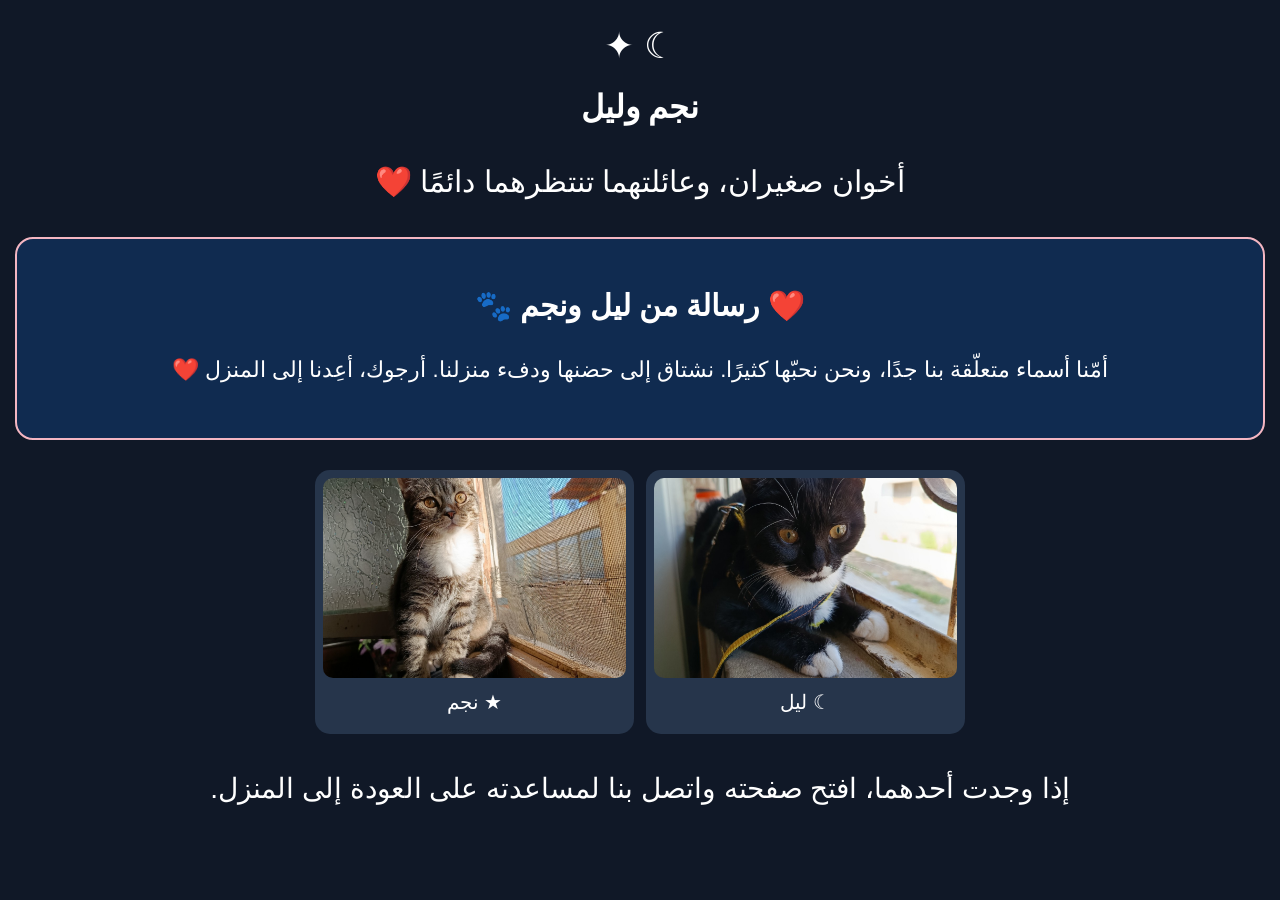
<file: index.html>
<!DOCTYPE html>
<html lang="ar" dir="rtl">
<head>
  <meta charset="UTF-8">
  <meta name="viewport" content="width=device-width, initial-scale=1">
  <title>نجم وليل</title>
  <style>
    body {
      margin: 0;
      padding: 25px 15px;
      background: #101827;
      color: white;
      font-family: Arial, sans-serif;
      text-align: center;
    }

    h1 { font-size: 32px; }

    .cats {
      display: grid;
      grid-template-columns: repeat(2, minmax(0, 1fr));
      gap: 12px;
      max-width: 650px;
      margin: 30px auto;
    }

    .cat {
      display: block;
      background: #26354b;
      padding: 8px;
      border-radius: 15px;
      color: white;
      text-decoration: none;
      min-width: 0;
    }

    .cat img {
      width: 100%;
      height: 200px;
      object-fit: cover;
      border-radius: 10px;
      display: block;
    }

    .cat div {
      padding: 12px 0;
      font-size: 20px;
    }

    .note {
      line-height: 1.8;
    }
  </style>
</head>
<body>

  <div style="font-size:36px">☾ ✦</div>
  <h1>نجم وليل</h1>
  <p style="font-size:30px; line-height:1.7;">
  أخوان صغيران، وعائلتهما تنتظرهما دائمًا ❤️
</p>

<div dir="rtl" style="background:#102B50; padding:24px; border-radius:18px; text-align:center; margin:25px 0; border:2px solid #f4b6c2;">
  <h2 style="color:#FFFFFF; font-size:30px;">
    ❤️ رسالة من ليل ونجم 🐾
  </h2>
  <p style="font-family:Tahoma,Arial,sans-serif; font-size:22px; line-height:2; color:#FFFFFF;">
    أمّنا أسماء متعلّقة بنا جدًا، ونحن نحبّها كثيرًا.
    نشتاق إلى حضنها ودفء منزلنا.
    أرجوك، أعِدنا إلى المنزل ❤️
  </p>
</div>

  <div class="cats">
    <a class="cat" href="lail.html">
      <img src="lail.jpg" alt="ليل">
      <div>☾ ليل</div>
    </a>

    <a class="cat" href="najm.html">
      <img src="najm.jpg" alt="نجم">
      <div>★ نجم</div>
    </a>
  </div>

<p class="note" style="font-size:28px;">
  إذا وجدت أحدهما، افتح صفحته واتصل بنا
  لمساعدته على العودة إلى المنزل.
</p>

</body>
</html>
</file>
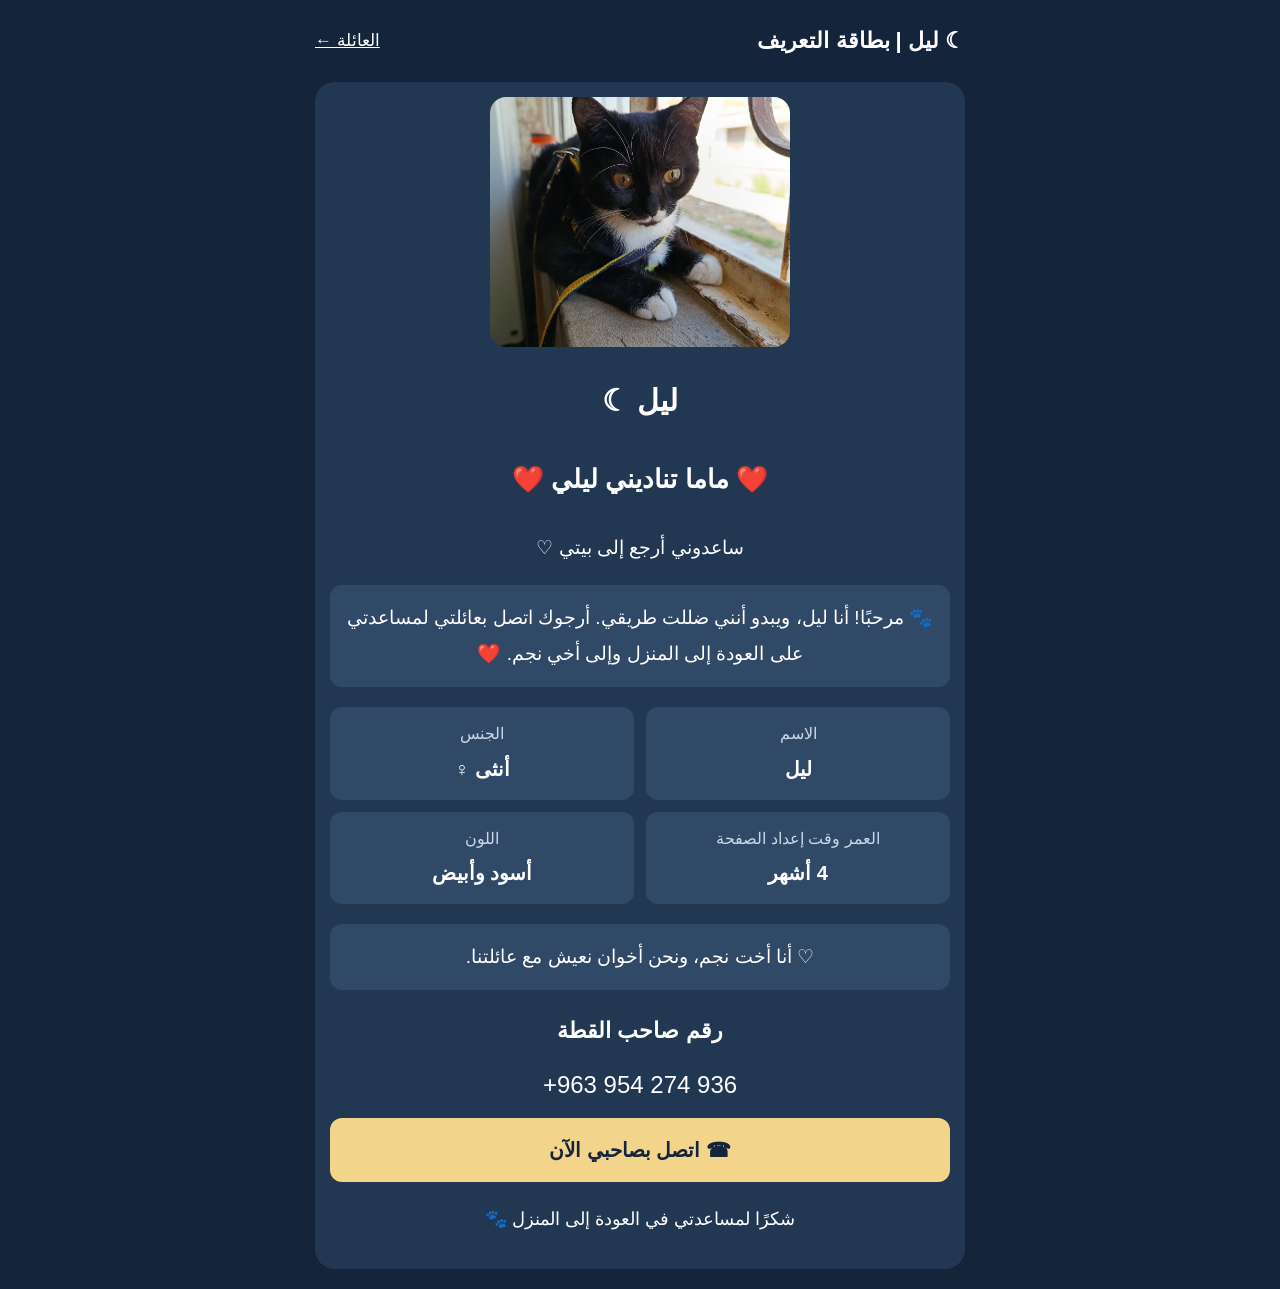
<file: lail.html>
<!doctype html><html lang="ar" dir="rtl"><head><meta charset="utf-8"><meta name="viewport" content="width=device-width,initial-scale=1"><title>ليل ☾ | بطاقة التعريف</title><link rel="stylesheet" href="style.css"></head><body class="lail"><main class="wrap"><header class="top"><span class="brand">☾ ليل | بطاقة التعريف</span><a class="back" href="index.html">العائلة ←</a></header><article class="card"><div class="hero"><img src="lail.jpg" alt="صورة القطة ليل"><div class="badge">
<h1>ليل ☾</h1>
<p style="font-size:26px; color:white; font-weight:bold;">
  ❤️ ماما تناديني ليلي ❤️
</p>
  <p>ساعدوني أرجع إلى بيتي ♡</p></div></div><div class="content"><div class="alert">🐾 مرحبًا! أنا ليل، ويبدو أنني ضللت طريقي. أرجوك اتصل بعائلتي لمساعدتي على العودة إلى المنزل وإلى أخي نجم. ❤️</div><div class="grid"><div class="field"><span class="label">الاسم</span><span class="value">ليل</span></div><div class="field"><span class="label">الجنس</span><span class="value">أنثى ♀</span></div><div class="field"><span class="label">العمر وقت إعداد الصفحة</span><span class="value">4 أشهر</span></div><div class="field"><span class="label">اللون</span><span class="value">أسود وأبيض</span></div></div><div class="relation">♡ أنا أخت نجم، ونحن أخوان نعيش مع عائلتنا.</div><div class="call-title">رقم صاحب القطة</div><div class="phone" dir="ltr">+963 954 274 936</div><a class="btn" href="tel:+963954274936">☎ اتصل بصاحبي الآن</a><p class="note">شكرًا لمساعدتي في العودة إلى المنزل 🐾</p></div></article></main></body></html>
</file>
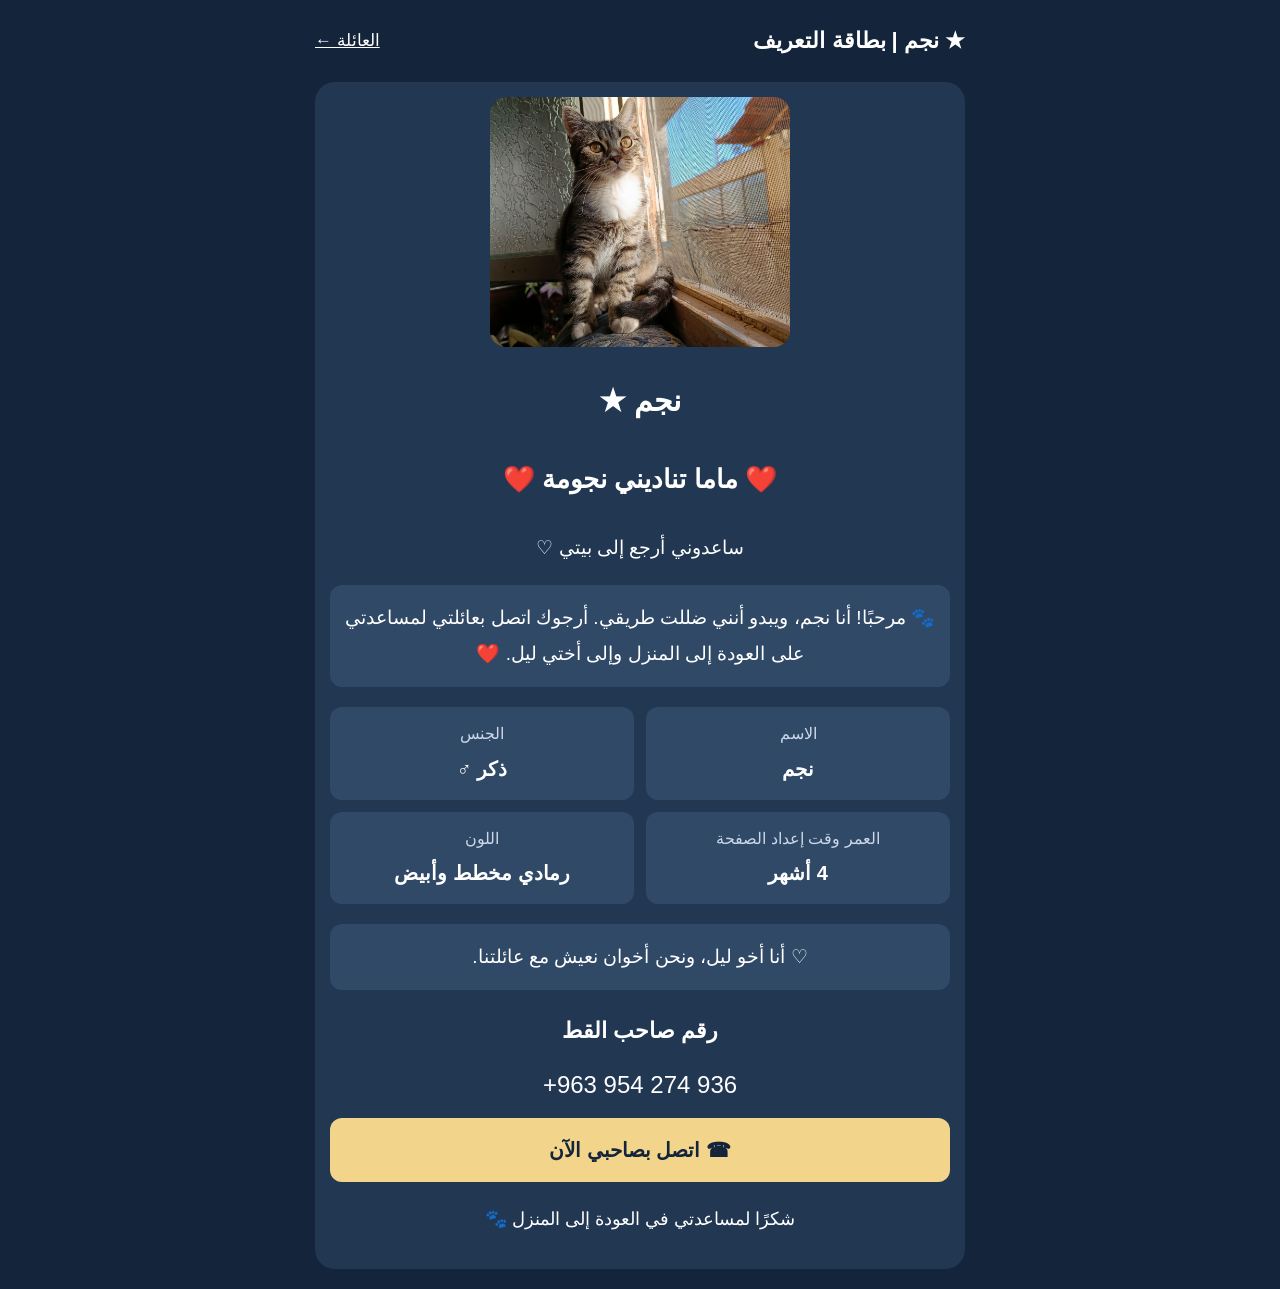
<file: najm.html>
<!doctype html><html lang="ar" dir="rtl"><head><meta charset="utf-8"><meta name="viewport" content="width=device-width,initial-scale=1"><title>نجم ★ | بطاقة التعريف</title><link rel="stylesheet" href="style.css"></head><body class="najm"><main class="wrap"><header class="top"><span class="brand">★ نجم | بطاقة التعريف</span><a class="back" href="index.html">العائلة ←</a></header><article class="card"><div class="hero"><img src="najm.jpg" alt="صورة القط نجم"><div class="badge">
<h1>نجم ★</h1>
<p style="font-size:26px; color:white; font-weight:bold;">
  ❤️ ماما تناديني نجومة ❤️
</p>
 <p>ساعدوني أرجع إلى بيتي ♡</p></div></div><div class="content"><div class="alert">🐾 مرحبًا! أنا نجم، ويبدو أنني ضللت طريقي. أرجوك اتصل بعائلتي لمساعدتي على العودة إلى المنزل وإلى أختي ليل. ❤️</div><div class="grid"><div class="field"><span class="label">الاسم</span><span class="value">نجم</span></div><div class="field"><span class="label">الجنس</span><span class="value">ذكر ♂</span></div><div class="field"><span class="label">العمر وقت إعداد الصفحة</span><span class="value">4 أشهر</span></div><div class="field"><span class="label">اللون</span><span class="value">رمادي مخطط وأبيض</span></div></div><div class="relation">♡ أنا أخو ليل، ونحن أخوان نعيش مع عائلتنا.</div><div class="call-title">رقم صاحب القط</div><div class="phone" dir="ltr">+963 954 274 936</div><a class="btn" href="tel:+963954274936">☎ اتصل بصاحبي الآن</a><p class="note">شكرًا لمساعدتي في العودة إلى المنزل 🐾</p></div></article></main></body></html>
</file>
<file: style.css>
.links {
  display: grid !important;
  grid-template-columns: repeat(2, minmax(0, 1fr)) !important;
  gap: 12px;
  width: 100%;
  align-items: start;
}

.tile {
  display: block;
  min-width: 0;
  width: 100%;
}

.tile img {
  display: block;
  width: 100%;
  height: 180px;
  object-fit: cover;
}

body.najm,
body.lail {
  margin: 0;
  padding: 20px 12px;
  background: #14243b;
  color: #ffffff;
  font-family: Arial, sans-serif;
  text-align: center;
  line-height: 1.9;
}

.wrap {
  max-width: 650px;
  margin: auto;
}

.top {
  display: flex;
  justify-content: space-between;
  align-items: center;
  gap: 12px;
  margin-bottom: 20px;
}

.brand {
  font-size: 22px;
  font-weight: bold;
}

.back {
  color: #ffffff;
  font-size: 17px;
}

.card {
  background: #223752;
  border-radius: 20px;
  padding: 15px;
  overflow: hidden;
}

.hero img {
  display: block;
  width: 100%;
  max-width: 300px;
  height: 250px;
  object-fit: cover;
  margin: 0 auto;
  border-radius: 16px;
}

.badge h1 {
  font-size: 30px;
  margin-bottom: 5px;
}

.badge p {
  font-size: 19px;
}

.content {
  font-size: 19px;
}

.alert,
.relation {
  background: #304967;
  padding: 15px;
  margin: 15px 0;
  border-radius: 12px;
}

.grid {
  display: grid;
  grid-template-columns: repeat(2, minmax(0, 1fr));
  gap: 12px;
  margin: 20px 0;
}

.field {
  background: #304967;
  padding: 12px 6px;
  border-radius: 12px;
}

.label,
.value {
  display: block;
}

.label {
  color: #cbd8e9;
  font-size: 16px;
}

.value {
  font-size: 20px;
  font-weight: bold;
}

.call-title {
  font-size: 22px;
  font-weight: bold;
  margin-top: 20px;
}

.phone {
  font-size: 24px;
  margin: 10px 0;
}

.btn {
  display: block;
  background: #f2d48b;
  color: #14243b;
  padding: 13px;
  border-radius: 12px;
  font-size: 20px;
  font-weight: bold;
  text-decoration: none;
}

.note {
  font-size: 18px;
  margin-top: 20px;
</file>
